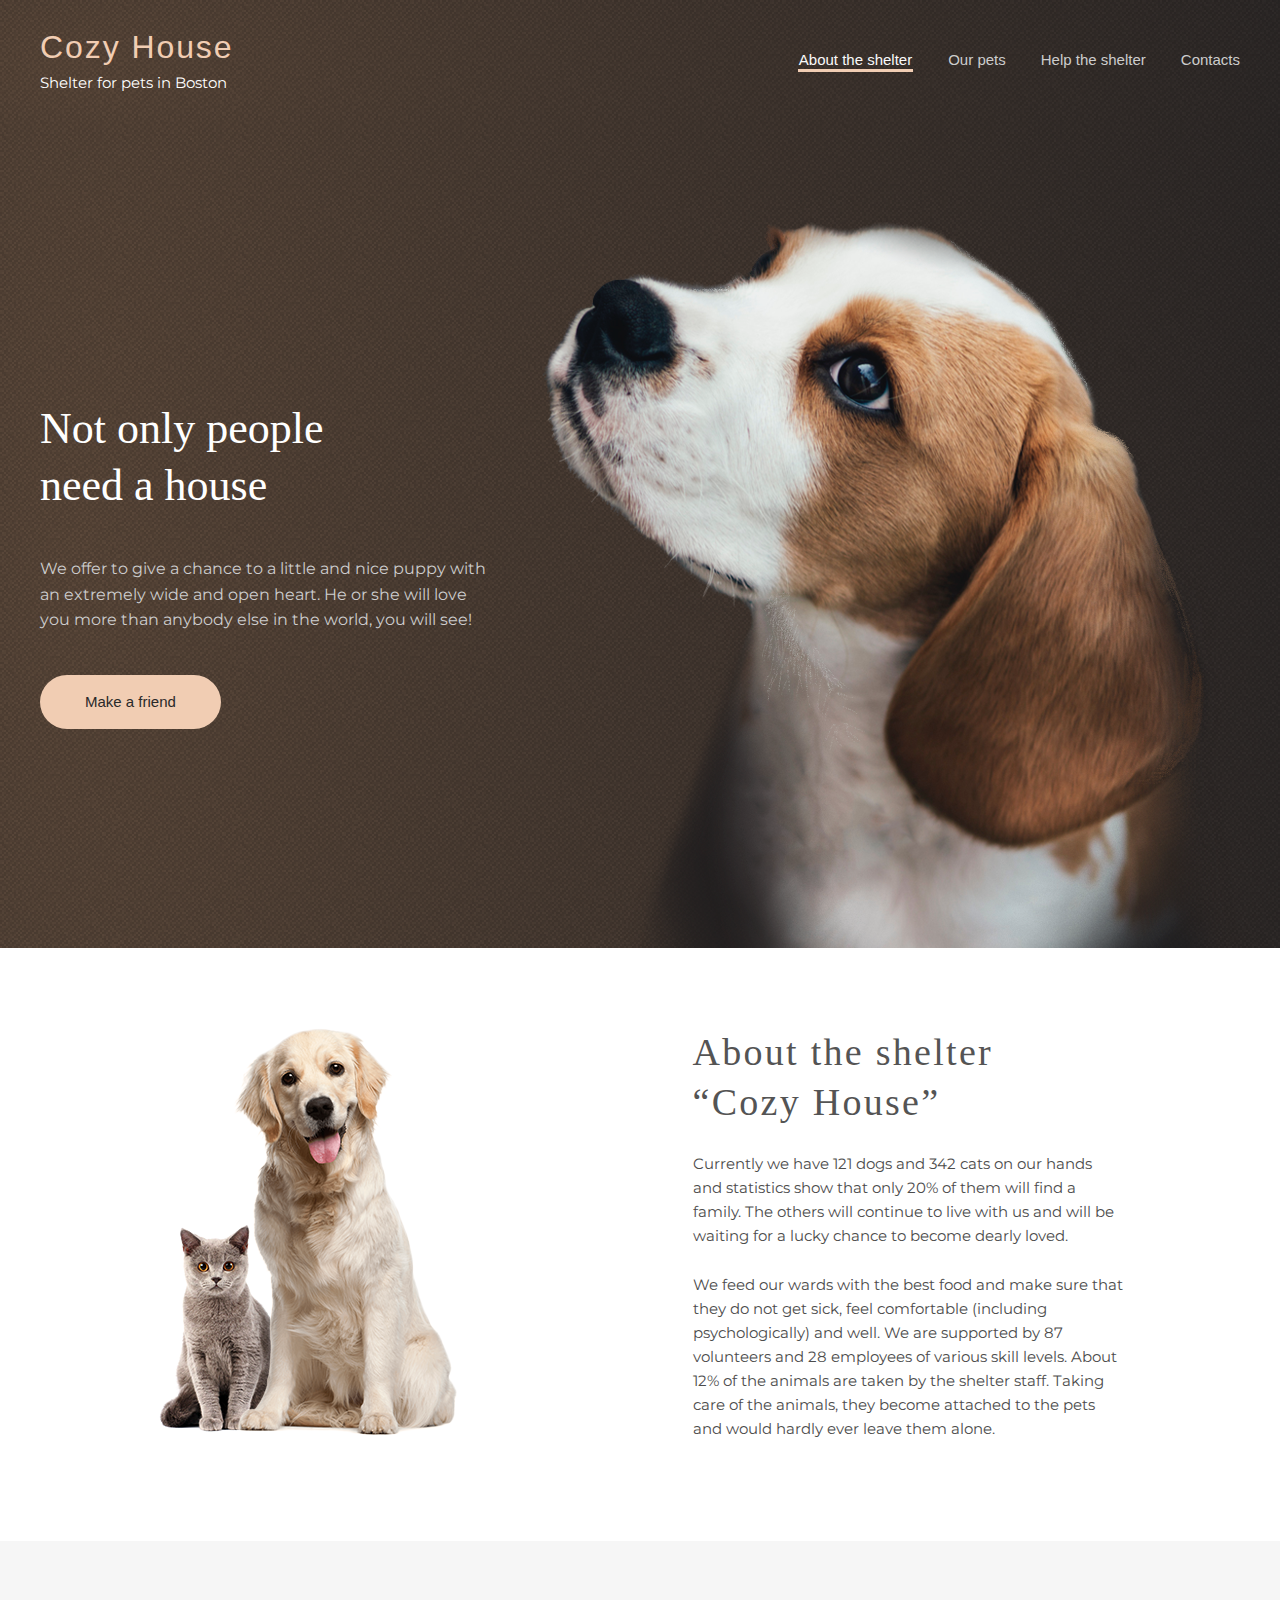
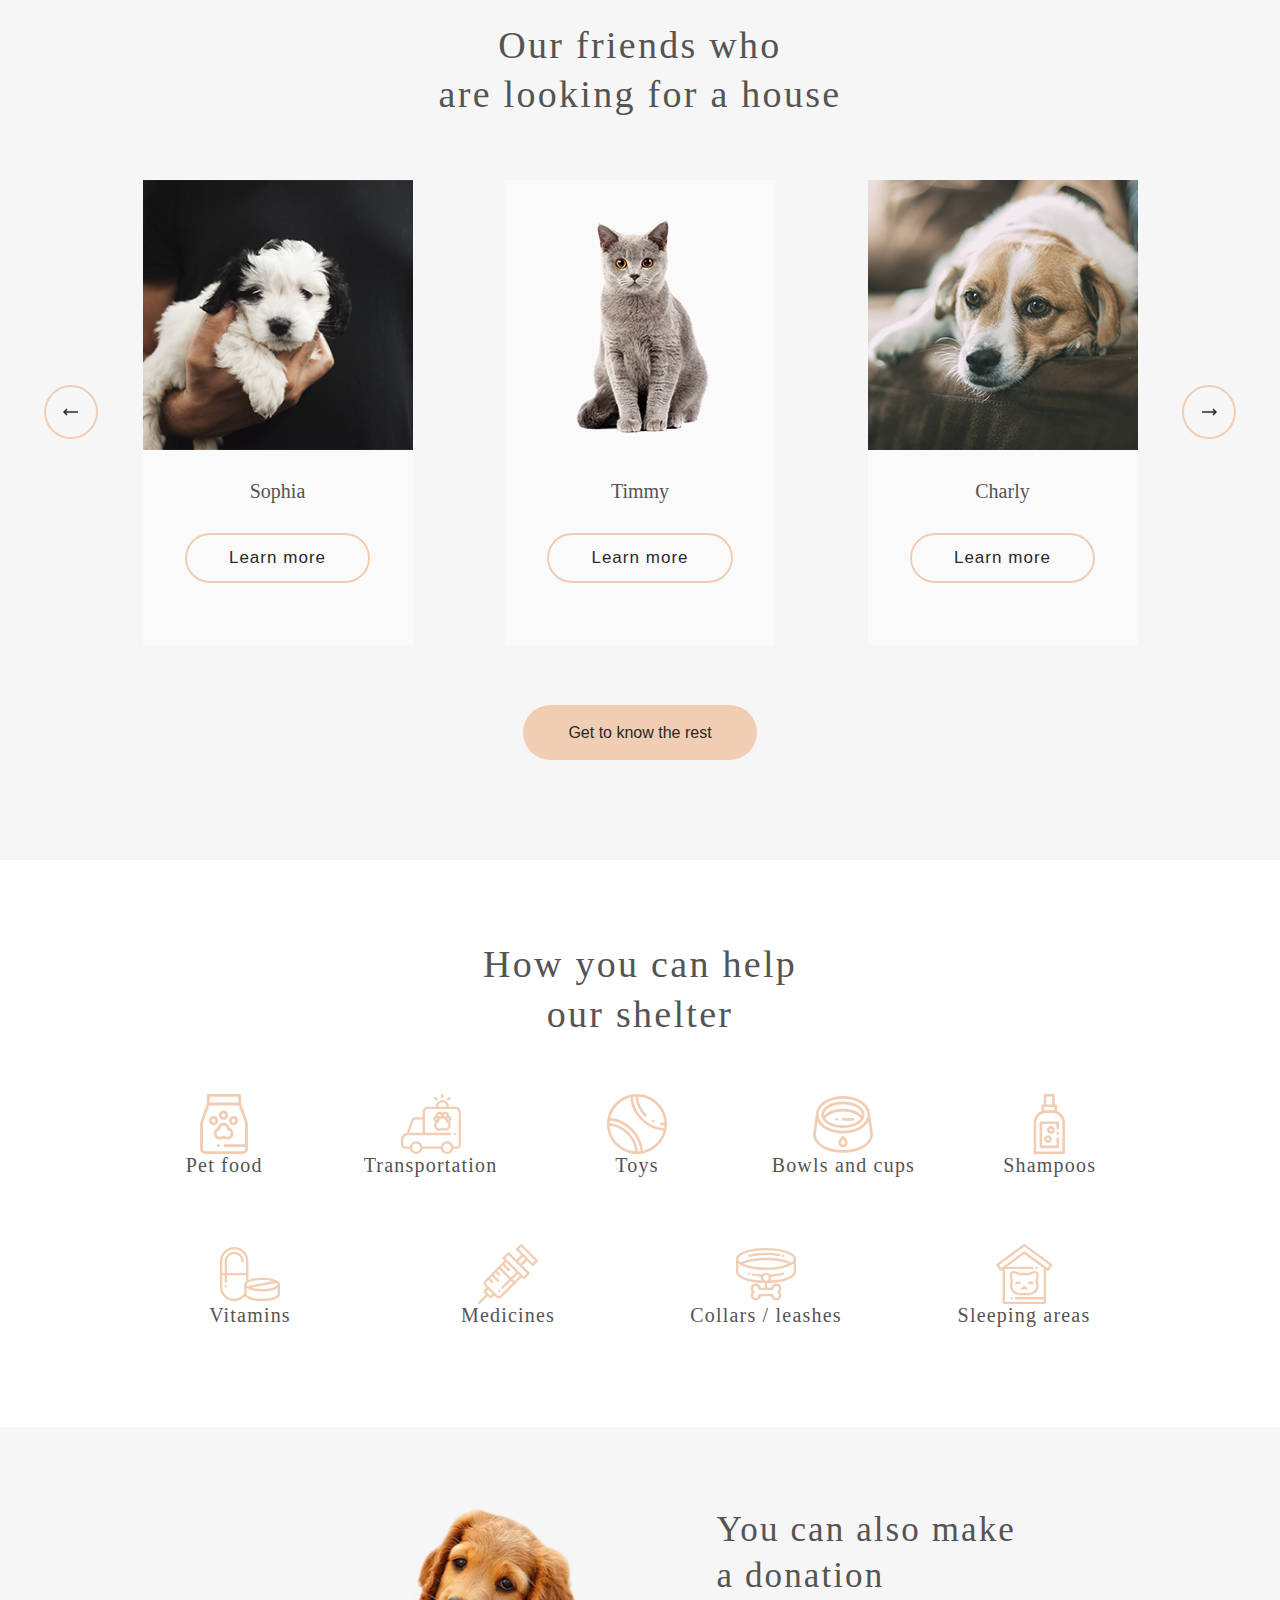
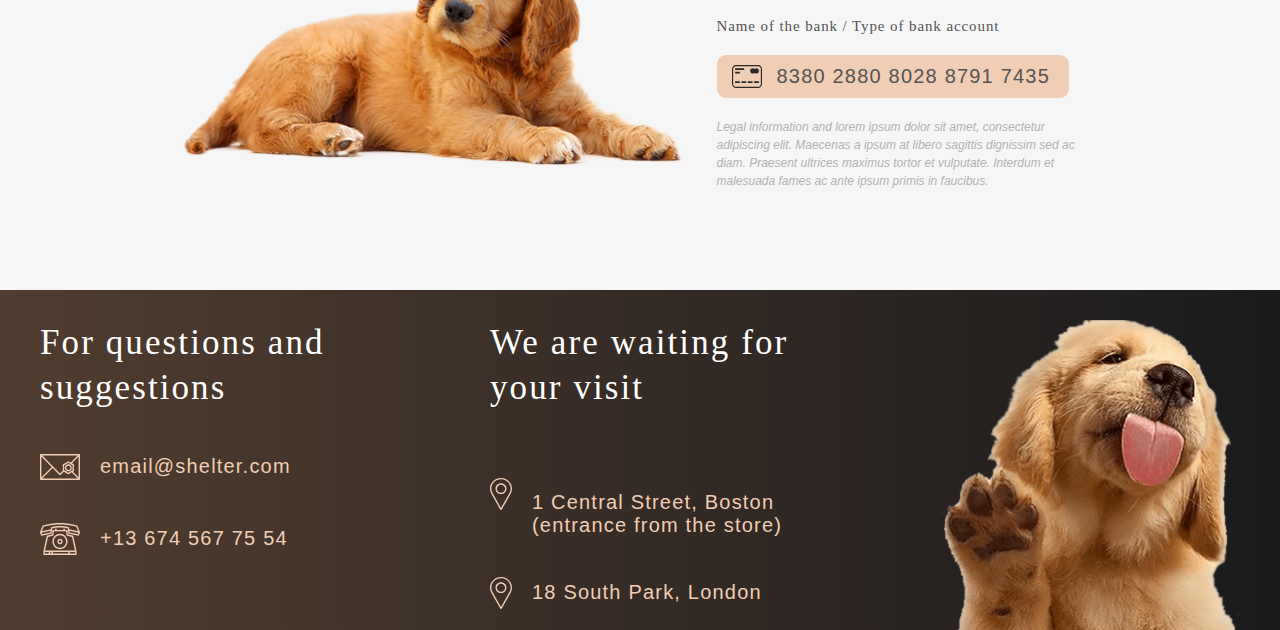
<file: shelter/index.html>
<!DOCTYPE html>
<html lang="en">
<head>
    <meta charset="UTF-8">
    <meta name="viewport" content="width=device-width, initial-scale=1.0">
    <link href="style.css" rel="stylesheet">
    <link rel="preconnect" href="https://fonts.googleapis.com">
    <link rel="preconnect" href="https://fonts.gstatic.com" crossorigin>
    <link href="https://fonts.googleapis.com/css2?family=Montserrat:ital,wght@0,100..900;1,100..900&family=Noto+Sans+Georgian&display=swap" rel="stylesheet">
    <link rel="icon" href="images/apple-touch-icon.png" type="image/x-icon">
    <title>Shelter</title>
</head>
<body>
    <div class="body-wraper">
        <header>
            <div class="header">
                <div class="header__main">
                    <div class="logo">
                        <a href="#logo" class="logo__title">Cozy House</a>
                        <p class="logo__subtitle">Shelter for pets in Boston</p>
                    </div>
                    <nav class="navbar" id="menu">
                        <ul>
                            <li><span class="underline"><a href="">About the shelter</a></span></li>
                            <li><span><a href="pets.html" target="_self" class="interactive-menu">Our pets</a></span></li>
                            <li><span><a href="#help" class="interactive-menu">Help the shelter</a></span></li>
                            <li><span><a href="#footer" class="interactive-menu">Contacts</a></span></li>
                        </ul>
                    </nav>
                    <button class="header__burger-btn close-menu" id="burger">
                        <span></span>
                        <span></span>
                        <span></span>
                    </button>
                </div>
            </div>
        </header>
        <main class="main">
            <section class="main__not-only">
                <div class="not-only__block">
                    <div class="not-only__description">
                        <h1>Not only people need a house</h1>
                        <p>We offer to give a chance to a little and nice puppy with an extremely wide and open heart. He or she will love you more than anybody else in the world, you will see!</p>
                        <a href="#make-friend" class="btn__make-friend">Make a friend</a>
                    </div>
                    <div class="not-only__pic">
                        <img class="first-screen-photo" src="images/start-screen-puppy.png" alt="pet">
                    </div>
                </div>
            </section>
            <section class="main__about">
                <div class="about__block">
                    <div class="about__pic">
                        <img class="about__pets-photo" src="images/about-pets.png" alt="pets">
                    </div>
                    <div class="about_description">
                        <h2>About the shelter “Cozy House”</h2>
                        <p>Currently we have 121 dogs and 342 cats on our hands and statistics show that only 20% of them will find a family. The others will continue to live with us and will be waiting for a lucky chance to become dearly loved.</p>
                        <p>We feed our wards with the best food and make sure that they do not get sick, feel comfortable (including psychologically) and well. We are supported by 87 volunteers and 28 employees of various skill levels. About 12% of the animals are taken by the shelter staff. Taking care of the animals, they become attached to the pets and would hardly ever leave them alone.</p>
                    </div>
                </div>
            </section>
            <section class="main__our-friends">
                <div class="wrapper">
                    <div class="our-friends__content">
                        <h2 class="our-friends__heading">Our friends who
                            <br> are looking for a house</h2>
                        <div class="our-friends__slider-container">
                            <div class="slider">
                                <div class="slider-arrow">
                                    <img class="prev" src="svg/next-arrow.svg" alt="prev arrow">
                                </div>
                                <div class="slider__container">
                                    <ul class="slider__cards">
                                        <li class="slider__card">
                                            <img class="slider__card__pic" src="images/pet-1.png" alt="pet">
                                            <p>Katrine</p>
                                            <button>Learn more</button>
                                        </li>
                                        <li class="slider__card">
                                            <img class="slider__card__pic" src="images/pet-2.png" alt="pet">
                                            <p>Jennifer</p>
                                            <button>Learn more</button>
                                        </li>
                                        <li class="slider__card">
                                            <img class="slider__card__pic" src="images/pet-3.png" alt="pet">
                                            <p>Woody</p>
                                            <button>Learn more</button>
                                        </li>
                                        <li class="slider__card">
                                            <img class="slider__card__pic" src="images/pet-4.png" alt="pet">
                                            <p>Sophia</p>
                                            <button>Learn more</button>
                                        </li>
                                        <li class="slider__card">
                                            <img class="slider__card__pic" src="images/pet-5.png" alt="pet">
                                            <p>Timmy</p>
                                            <button>Learn more</button>
                                        </li>
                                        <li class="slider__card">
                                            <img class="slider__card__pic" src="images/pet-6.png" alt="pet">
                                            <p>Charly</p>
                                            <button>Learn more</button>
                                        </li>
                                        <li class="slider__card">
                                            <img class="slider__card__pic" src="images/pet-7.png" alt="pet">
                                            <p>Scarlett</p>
                                            <button>Learn more</button>
                                        </li>
                                        <li class="slider__card">
                                            <img class="slider__card__pic" src="images/pet-8.png" alt="pet">
                                            <p>Freddie</p>
                                            <button>Learn more</button>
                                        </li>
                                    </ul>
                                </div>
                            <div class="slider-arrow">
                                <img class="next" src="svg/next-arrow.svg" alt="next arrow">
                            </div>
                            <div class="slider-arrow_mobile">
                                <div class="arrow_mobile-prev">
                                    <img class="arrow_prev" src="svg/next-arrow.svg" alt="prev arrow">
                                </div>
                                <div class="arrow_mobile-next">
                                    <img class="arrow_next" src="svg/next-arrow.svg" alt="next arrow">
                                </div>
                            </div>
                            </div>
                        </div>
                        <a class="btn__slider-card" href="pets.html" target="_self">Get to know the rest</a>
                    </div>
                </div>
            </section>
            <section class="main__help" id="help">
                <div class="help__block">
                    <h2>How you can help our shelter</h2>
                    <div class="help__container">
                        <div class="help__items">
                            <div class="help-list">
                                <img class="help__icon" src="svg/Vectorpet-food.svg" alt="icon">
                                <p>Pet food</p>
                            </div>
                            <div class="help-list">
                                <img class="help__icon" src="svg/transportation.svg" alt="icon">
                                <p>Transportation</p>
                            </div>
                            <div class="help-list">
                                <img class="help__icon" src="svg/icon-toys.svg" alt="icon">
                                <p>Toys</p>
                            </div>
                            <div class="help-list">
                                <img class="help__icon" src="svg/icon-bowls-and-cups.svg" alt="icon">
                                <p>Bowls and cups</p>
                            </div>
                            <div class="help-list">
                                <img class="help__icon" src="svg/icon-shampoos.svg" alt="icon">
                                <p>Shampoos</p>
                            </div>
                            <div class="help-list">
                                <img class="help__icon" src="svg/icon-vitamins.svg" alt="icon">
                                <p>Vitamins</p>
                            </div>
                            <div class="help-list">
                                <img class="help__icon" src="svg/icon-medicines.svg" alt="icon">
                                <p>Medicines</p>
                            </div>
                            <div class="help-list">
                                <img class="help__icon" src="svg/icon-collars-leashes.svg" alt="icon">
                                <p>Collars / leashes</p>
                            </div>
                            <div class="help-list">
                                <img class="help__icon" src="svg/icon-sleeping-area.svg" alt="icon">
                                <p>Sleeping areas</p>
                            </div>
                        </div>
                    </div>
                </div>
            </section>
            <section class="main__in-addition">
                <div class="in-addition__block">
                    <img class="donation-dog-img" src="images/donation-dog.png" alt="pet">
                    <div class="in-addition__description">
                        <h2>You can also make a donation</h2>
                        <p class="bank-info">Name of the bank / Type of bank account</p>
                        <div class="credit-card-info">
                            <img src="svg/credit-card.svg" alt="icon">
                            <a href="#credit-card" class="credit-card">8380 2880 8028 8791 7435</a>
                        </div>
                        <p class="additional-info">Legal information and lorem ipsum dolor sit amet, consectetur adipiscing elit. Maecenas a ipsum at libero sagittis dignissim sed ac diam. Praesent ultrices maximus tortor et vulputate. Interdum et malesuada fames ac ante ipsum primis in faucibus.</p>
                    </div>
                </div>
            </section>
        </main>
        <footer class="footer" id="footer">
            <div class="footer__pets">
                <div class="footer__contacts">
                    <h2 class="footer__title">For questions and suggestions</h2>
                    <div class="contacts">
                        <img class="contacts-icon" src="svg/icon-email.svg" alt="icon">
                        <a href="mailto:info@google.com">email@shelter.com</a>
                    </div>
                    <div class="contacts">
                        <img class="contacts-icon" src="svg/icon-phone.svg" alt="icon">
                        <a href="tel:+13674-567-75-54">+13 674 567 75 54</a>
                    </div>
                </div>
                <div class="footer__address">
                    <h2 class="footer__title">We are waiting for your visit</h2>
                    <div class="address">
                        <img class="address-icon" src="svg/icon-marker.svg" alt="icon">
                        <a class="address" href="https://www.google.com/maps/place/%D0%91%D0%BE%D1%81%D1%82%D0%BE%D0%BD,+%D0%9C%D0%B0%D1%81%D1%81%D0%B0%D1%87%D1%83%D1%81%D0%B5%D1%82%D1%81,+%D0%A1%D0%A8%D0%90/@42.314232,-71.1350937,11z/data=!3m1!4b1!4m6!3m5!1s0x89e3652d0d3d311b:0x787cbf240162e8a0!8m2!3d42.3600825!4d-71.0588801!16zL20vMDFjeF8?entry=ttu" target="_blank">1 Central Street, Boston (entrance from the store)</a>
                    </div>
                    <div class="address">
                        <img class="address-icon" src="svg/icon-marker.svg" alt="icon">
                        <a href="https://www.google.com/maps/place/%D0%9F%D0%B0%D1%80%D0%BA+%D0%AE%D0%B3/@51.4318865,-0.0739659,11.07z/data=!4m6!3m5!1s0x48760f79376fa0e3:0x202ac3af5c1ea4ec!8m2!3d51.4690816!4d-0.1944951!16s%2Fm%2F0cc6kk9?entry=ttu" target="_blank">18 South Park, London</a>
                    </div>
                </div>
                <img class="footer__img" src="images/footer-puppy.png" alt="pet">
            </div>
        </footer>
    </div>
    <script type="module" src="index.js"></script>
</body>
</html>
</file>
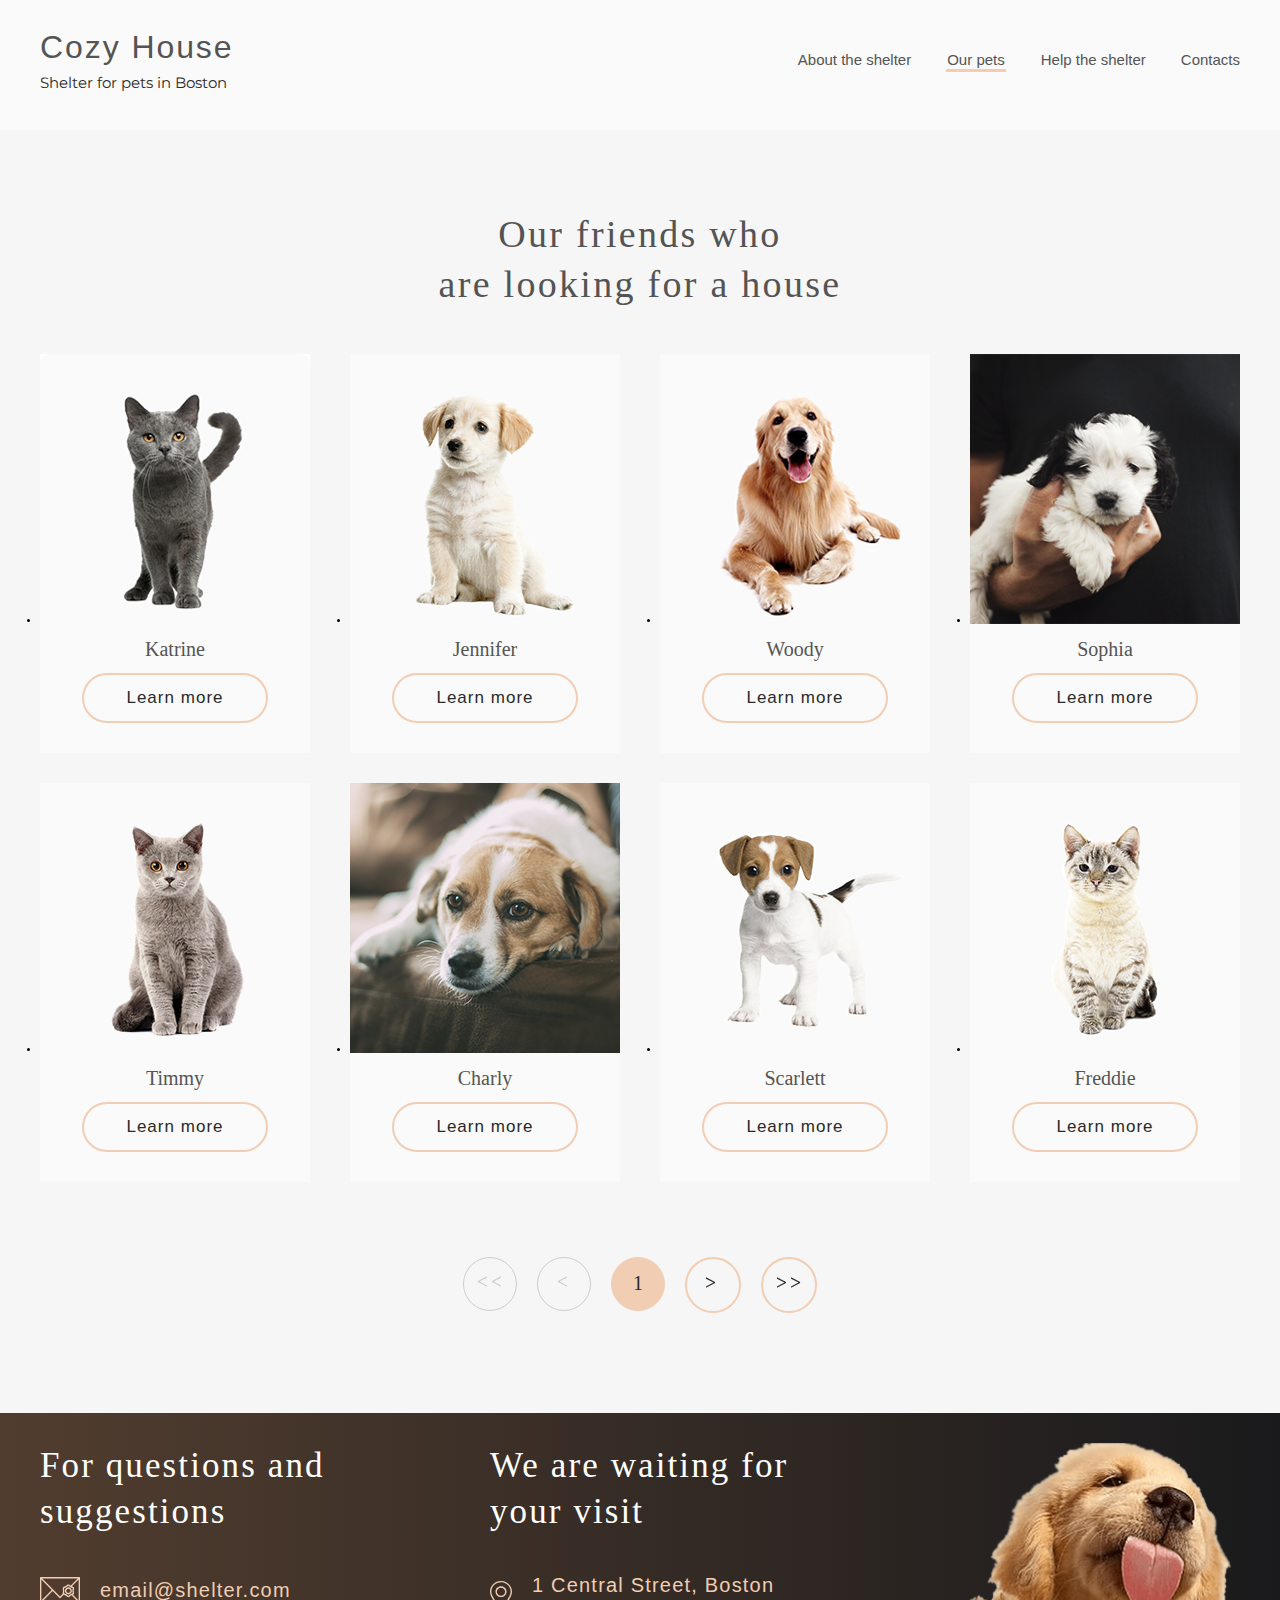
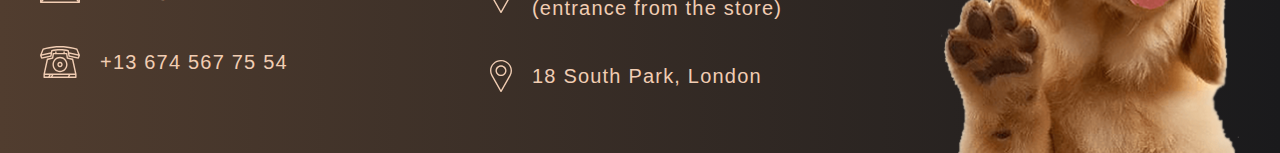
<file: shelter/pets.html>
<!DOCTYPE html>
<html lang="en">
<head>
    <meta charset="UTF-8">
    <meta name="viewport" content="width=device-width, initial-scale=1.0">
    <link href="style.css" rel="stylesheet">
    <link rel="preconnect" href="https://fonts.googleapis.com">
    <link rel="preconnect" href="https://fonts.gstatic.com" crossorigin>
    <link href="https://fonts.googleapis.com/css2?family=Montserrat:ital,wght@0,100..900;1,100..900&family=Noto+Sans+Georgian&display=swap" rel="stylesheet">
    <link rel="icon" href="images/apple-touch-icon.png" type="image/x-icon">
    <title>Pets</title>
</head>
<body>
    <div class="body-wraper">
        <header>
            <div class="header__pets">
                <div class="header__pets-page">
                    <div class="logo">
                        <a href="index.html">
                            <h1 class="logo__title logo__pets-page">Cozy House</h1>
                            <p class="logo__subtitle_pets-page">Shelter for pets in Boston</p>
                        </a>
                    </div>
                    <nav class="navbar pet-page" id="menu">
                        <ul>
                            <li><span><a href="index.html" target="_self" class="interactive-menu">About the shelter</a></span></li>
                            <li><span class="underline"><a class="interactive-menu">Our pets</a></span></li>
                            <li><span><a href="index.html#help" class="interactive-menu">Help the shelter</a></span></li>
                            <li><span><a href="#footer" class="interactive-menu">Contacts</a></span></li>
                        </ul>
                    </nav>
                    <button class="header__burger-btn" id="burger">
                        <span></span>
                        <span></span>
                        <span></span>
                    </button>
                </div>
            </div>
        </header>
        <main>
            <section class="main__our-friends main__our-friends__pets-page">
                <div class="wrapper">
                    <div class="our-friends__content_pet-page">
                        <h2 class="our-friends__heading">Our friends who
                            <br> are looking for a house</h2>
                        <div class="our-friends__slider-container_pet-page">
                            <ul class="slider__card_pet-page">
                                <li class="slider__card">
                                    <img class="slider__card__pic" src="images/pet-1.png" alt="pet">
                                    <p>Katrine</p>
                                    <button>Learn more</button>
                                </li>
                                <li class="slider__card">
                                    <img class="slider__card__pic" src="images/pet-2.png" alt="pet">
                                    <p>Jennifer</p>
                                    <button>Learn more</button>
                                </li>
                                <li class="slider__card">
                                    <img class="slider__card__pic" src="images/pet-3.png" alt="pet">
                                    <p>Woody</p>
                                    <button>Learn more</button>
                                </li>
                                <li class="slider__card">
                                    <img class="slider__card__pic" src="images/pet-4.png" alt="pet">
                                    <p>Sophia</p>
                                    <button>Learn more</button>
                                </li>
                                <li class="slider__card">
                                    <img class="slider__card__pic" src="images/pet-5.png" alt="pet">
                                    <p>Timmy</p>
                                    <button>Learn more</button>
                                </li>
                                <li class="slider__card">
                                    <img class="slider__card__pic" src="images/pet-6.png" alt="pet">
                                    <p>Charly</p>
                                    <button>Learn more</button>
                                </li>
                                <li class="slider__card">
                                    <img class="slider__card__pic" src="images/pet-7.png" alt="pet">
                                    <p>Scarlett</p>
                                    <button>Learn more</button>
                                </li>
                                <li class="slider__card">
                                    <img class="slider__card__pic" src="images/pet-8.png" alt="pet">
                                    <p>Freddie</p>
                                    <button>Learn more</button>
                                </li>
                            </ul>    
                        </div>
                        <div class="pagination_pet-page">
                            <div class="btn_double-left-arrow">
                                <img src="svg/double-left-arrow.svg" alt="arrow-left">
                            </div>
                            <div class="btn_single-left-arrow">
                                <img src="svg/single-left-arrow.svg" alt="arrow-left">
                            </div>
                            <div class="btn_page-number">
                                <p>1</p>
                            </div>
                            <div class="btn_single-right-arrow">
                                <img src="svg/single-right-arrow.svg" alt="arrow-right">
                            </div>
                            <div class="btn_double-right-arrow">
                                <img src="svg/double-right-arrow.svg" alt="arrow-right">
                            </div>
                        </div>
                    </div>
                </div>
            </section>
        </main>
        <footer class="footer footer__pets_page" id="footer">
            <div class="footer__pets">
                <div class="footer__contacts">
                    <h2 class="footer__title">For questions and suggestions</h2>
                    <div class="contacts">
                        <img class="contacts-icon" src="svg/icon-email.svg" alt="icon">
                        <a href="mailto:info@google.com">email@shelter.com</a>
                    </div>
                    <div class="contacts">
                        <img class="contacts-icon" src="svg/icon-phone.svg" alt="icon">
                        <a>+13 674 567 75 54</a>
                    </div>
                </div>
                <div class="footer__address">
                    <h2 class="footer__title">We are waiting for your visit</h2>
                    <div class="address">
                        <img class="address-icon" src="svg/icon-marker.svg" alt="icon">
                        <a href="https://www.google.com/maps/place/%D0%91%D0%BE%D1%81%D1%82%D0%BE%D0%BD,+%D0%9C%D0%B0%D1%81%D1%81%D0%B0%D1%87%D1%83%D1%81%D0%B5%D1%82%D1%81,+%D0%A1%D0%A8%D0%90/@42.314232,-71.1350937,11z/data=!3m1!4b1!4m6!3m5!1s0x89e3652d0d3d311b:0x787cbf240162e8a0!8m2!3d42.3600825!4d-71.0588801!16zL20vMDFjeF8?entry=ttu" target="_blank">1 Central Street, Boston (entrance from the store)</a>
                    </div>
                    <div class="address">
                        <img class="address-icon" src="svg/icon-marker.svg" alt="icon">
                        <a href="https://www.google.com/maps/place/%D0%9F%D0%B0%D1%80%D0%BA+%D0%AE%D0%B3/@51.4318865,-0.0739659,11.07z/data=!4m6!3m5!1s0x48760f79376fa0e3:0x202ac3af5c1ea4ec!8m2!3d51.4690816!4d-0.1944951!16s%2Fm%2F0cc6kk9?entry=ttu" target="_blank">18 South Park, London</a>
                    </div>
                </div>
                <img class="footer__img" src="images/footer-puppy.png" alt="pet">
            </div>
        </footer>
    </div>
    <script type="module" src="index.js"></script>
</body>
</html>
</file>
<file: shelter/style.css>
:root {
    --primary: #F1CDB3;
    --primary-light: #FDDCC4;
    --light-s: #FAFAFA;
    --light-l: #F6F6F6;
    --light-xl: #FFFFFF;
    --dark-s: #CDCDCD;
    --dark-m: #B2B2B2;
    --dark-l: #545454;
    --dark-xl: #4C4C4C;
    --dark-2xl: #444444;
    --dark-3xl: #292929;
}

html {
    scroll-behavior: smooth;
    font-family: 'Georgia';
    font-size: 10px;
}

body, h1, h2, p, ul, li {
    font-style: normal;
    font-weight: 400;
    margin: 0;
    padding: 0;
}

.no-scroll {
    overflow: hidden;
}

.body-wraper {
    overflow: hidden;
    width: 100%;
    position: relative;
}

/* HEADER */

.header {
    background: url(/shelter/images/screen-gradient.png), 
    radial-gradient(110.67% 538.64% at 5.73% 50%, #5B483A 0%, #262425 100%), #211F20;
}

.header__pets {
    background-color: var(--light-s);
}

.header__main,
.header__pets-page {  
    display: flex;
    align-items: center;
    max-width: 1280px;
    padding: 30px 40px 40px 40px;
    justify-content: space-between;
    margin: 0 auto;
}

.logo__title {
    font-size: 3.2rem;
    line-height: 110%;
    letter-spacing: 0.06em;
}

.logo__title {
    color: var(--primary);
}

h1.logo__pets-page {
    color: var(--dark-l);
}

.logo__subtitle,  
.logo__subtitle_pets-page {
    font-family: 'Montserrat', sans-serif;
    font-size: 1.5rem;
    line-height: 15px;
    color: var(--light-xl);
    padding-top: 10px;
}

.logo__subtitle_pets-page {
    color: var(--dark-3xl);
}

.navbar ul {
    display: flex;
    list-style-type: none;
}

.navbar ul li {
    padding-left: 35px;
}

.pet-page ul li a {
    font-family: 'Arial';
    font-size: 1.5rem;
    line-height: 160%;
    color: var(--dark-l);
}

a {
    font-size: 1.5rem;
    text-decoration: none;
    color: var(--dark-s);
    font-family: 'Arial';
    line-height: 160%;
}

.underline a {
    color: var(--light-s);
    padding: 1px;
    border-bottom: 3px solid var(--primary);
}

ul li a:hover {
    color: var(--light-s);
    border-bottom: 3px solid #F1CDB3;
}

ul li a.pets-page:hover,
.interactive-menu:hover {
    cursor: pointer;
    color: var(--dark-l);
    border-bottom: none;
}

/* BURGER MENU + ANIMATION */

.header__burger-btn {
    display: none;
    position: relative;
    width: 40px;
    height: 40px;
    border: none;
    outline: none;
    z-index: 2;
    background-color: transparent;
    cursor: pointer;
}

.header__burger-btn:hover span {
    background-color: var(--dark-s);
}

.header__burger-btn span {
    display: block;
    position: absolute;
    width: 30px;
    height: 3px;
    left: 5px;
    background-color: var(--primary);
    transition: background-color .5s, opacity .2s, transform .5s;
    will-change: transform;
}

.header__burger-btn span:nth-child(1) {
    transform: translateY(-10px);
}

.header__burger-btn span:nth-child(3) {
    transform: translateY(10px);
}

/* Vertical */
header.open .header__burger-btn span:nth-child(1) {
    transform: translateX(-10px) rotate(90deg);
}

header.open .header__burger-btn span:nth-child(2) {
    transform: rotate(90deg)
}

header.open .header__burger-btn span:nth-child(3) {
    transform: translateX(10px) rotate(90deg);
}

/* MAIN */

h2 {
    font-size: 3.8rem;
    line-height: 130%;
    color: var(--dark-l);
    letter-spacing: 0.06em;
}

/* SECTION NOT ONLY */

.main__not-only {
    padding: 90px 40px 0 40px;
    background: url(/shelter/images/screen-gradient.png), 
    radial-gradient(110.67% 538.64% at 5.73% 50%, #5B483A 0%, #262425 100%), #211F20; 
}

.about__block,
.not-only__block {
    display: flex;
    flex-wrap: wrap;
    justify-content: space-between;
    max-width: 1260px;
    margin: 0 auto;
}

.not-only__description {
    display: flex;
    flex-direction: column;
    justify-content: center;
    align-items: start;
    max-width: 460px;
    padding: 0 0 40px 0;
}

h1 {
    font-size: 4.4rem;
    line-height: 130%;
    color: var(--light-xl);
    max-width: 310px;
}

.not-only__description p {
    font-family: 'Montserrat', sans-serif;
    font-size: 1.6rem;
    line-height: 160%;
    color: var(--dark-s);
    padding: 42px 0;
    max-width: 460px;
}

.btn__make-friend {
    padding: 15px 45px;
    color: var(--dark-3xl);
    background-color: var(--primary);
    border-radius: 100px;
    border: none;
    cursor: pointer;
    transition: all 1s ease;
}

.btn__make-friend:hover {
    background-color: var(--light-l);
}

.not-only__pic {
    display: flex;
    max-width: 698px;
    max-height: 728px;
}

.first-screen-photo {
    max-width: 100%;
    height: auto;
}

/* SECTION MAIN ABOUT */

.main__about {
    padding: 80px 40px 100px 40px;
}

.about__block {
    justify-content: space-around;
}

.about__pets-photo {
    width: 300px;
    height: 408px;
}

.about_description {
    max-width: 430px;
}

.about_description h2 {
    padding-right: 60px;
}

.about_description p {
    font-family: 'Montserrat', sans-serif;
    font-size: 1.5rem;
    line-height: 160%;
    color: var(--dark-xl);
    padding-top: 25px;
} 

/* SECTION MAIN OUR FRIENDS */

.main__our-friends {
    background-color: var(--light-l);
    padding: 80px 0 100px;
    position: relative;
}

.main__our-friends__pets-page {
    padding: 80px 40px 100px;
}

.wrapper {
    max-width: 1200px;
    margin: 0 auto;
}

.our-friends__content {
    display: flex;
    flex-direction: column;
    gap: 60px;
    align-items: center;
}

.our-friends__heading {
    font-size: 3.8rem;
    text-align: center;
    color: var(--dark-l);
    margin: 0 auto;
}

.slider {
    display: flex;
    gap: 42px;
    align-items: center;
}

.slider-arrow {
    border: 2px solid var(--primary);
    border-radius: 50%;
    width: 50px;
    height: 50px;
    transition: all 2s ease;
}

.slider-arrow:hover {
    transform: scale(1.2);
    background-color: var(--primary);
}

.slider-arrow_mobile {
    display: none;
}

.slider-arrow .prev,
.slider-arrow .next {
    position: relative;
    top: 15px;
    left: 15px;
    cursor: pointer;
}

.slider-arrow .prev {
    transform: rotate(180deg);
}

.slider__container {
    width: 1000px;
    overflow: hidden;
}

.slider ul.slider__cards {
    display: block;
    width: 9999px;
    margin: 0;
    padding: 0;
    margin-left: -1085px;
}

ul.slider__cards {
    list-style: none;
}

.slider li.slider__card {
    display: inline-flex;
    width: 270px;
    height: 435px;
    margin-left: 0;
    margin-right: 90px;
}

.slider__card {
    flex-direction: column;
    align-items: center;
    gap: 30px;
    background-color: var(--light-s);
    padding-bottom: 30px;
    cursor: pointer;
    transition: all 1s ease;
}

.slider__card:hover {
   box-shadow: 4px -4px 20px rgb(84, 84, 84, 0.2);
}

img.slider__card__pic {
    width: 270px;
}

.slider__card p {
    font-size: 2rem;
    font-style: normal;
    color: var(--dark-l);
}

.slider__card button {
    font-style: normal;
    font-size: 1.7rem;
    line-height: 130%;
    letter-spacing: 0.06em;
    color: var(--dark-3xl);
    padding: 12px 42px;
    background-color: transparent;
    border: 2px solid var(--primary);
    border-radius: 100px;
    cursor: pointer;
    transition: all 2s ease;
}

.slider__card button:hover {
    background-color: var(--primary);
}

a {
    text-decoration: none;
}

.btn__slider-card {
    padding: 15px 45px;
    color: var(--dark-3xl);
    background-color: var(--primary);
    border-radius: 100px;
    border: none;
    display: block;
    margin: 0 auto;
    font-size: 1.6rem;
    transition: all 0.2s ease;
}

.btn__slider-card:hover {
    box-shadow: 4px 4px 6px rgb(84, 84, 84, 0.2);
}

/* SECTION MAIN HELP */

.main__help {
    padding: 80px 40px 100px 40px;
}

.help__block {
    display: flex;
    flex-direction: column;
    max-width: 1280px;
    margin: 0 auto;
 }

.help__block h2 {
    max-width: 379px;
    text-align: center;
    margin: 0 auto;
}

.help__container {
    display: flex;
    flex-direction: column;
}

.help__items {
    display: flex;
    padding: 0px 87px;
    gap: 12px;
    max-width: 1020px;
    flex-wrap: wrap;
    justify-content: space-around;
}

.help-list {
    width: 170px;
    padding-top: 55px;
    display: flex;
    flex-direction: column;
    align-items: center;
    font-size: 2rem;
    line-height: 115%;
    text-align: center;
    letter-spacing: 0.06em;
    color: var(--dark-l);
}

.help-list:nth-child(4n+5) {
    padding-right: 0px;
}


/* SECTION MAIN IN ADDITION */

.main__in-addition {
    padding: 80px 182px 100px 182px;
    background-color: var(--light-l);
}

.in-addition__block {
    display: flex;
    justify-content: space-around;
    max-width: 1280px;
    margin: 0 auto;
}

.donation-dog-img {
    width: 500px;
    height: 260px;
    padding-right: 30px;
}

.in-addition__description {
    max-width: 380px;
}

.in-addition__description h2 {
    font-size: 3.5rem;
    max-width: 300px;
}

.bank-info {
    padding: 20px 0;
    font-size: 1.5rem;
    line-height: 110%;
    letter-spacing: 0.06em;
    color: var(--dark-l);
}

.credit-card-info {
    display: flex;
    background-color: var(--primary);
    padding: 10px 15px;
    border-radius: 9px;
    max-width: 322px;
}

.credit-card-info img {
    padding-right: 15px;
}

.credit-card {
    font-size: 2rem;
    line-height: 110%;
    letter-spacing: 0.06em;
    color: var(--dark-l);
}

.additional-info {
    font-family: 'Arial';
    font-style: italic;
    font-size: 1.2rem;
    line-height: 18px;
    color: var(--dark-m);
    padding-top: 20px;
}

/* FOOTER */

.footer {
    display: flex;
    flex-wrap: wrap;
    justify-content: space-between;
    align-items: center;
    padding: 30px 40px 0 40px;
    background-image: linear-gradient(to right, #513D2F, #1A1A1C);
}

.footer__pets {
    display: flex;
    justify-content: space-between;
    width: 1280px;
    margin: 0 auto;
}

.footer__contacts,
.footer__address {
    max-width: 300px;
}

.footer__title {
    font-size: 3.5rem;
    line-height: 130%;
    letter-spacing: 0.06em;
    color: var(--light-xl);
}

.contacts,
.address {
    display: flex;
    align-items: center;
    padding-top: 40px;
}

.address-icon,
.contacts-icon {
    padding-right: 20px;
}

.contacts a,
.address a {
    font-size: 2rem;
    line-height: 115%;
    letter-spacing: 0.06em;
    color: var(--primary);
}

/* PETS PAGE "OUR FRIENDS BLOCK" */

.our-friends__content_pet-page {
    display: flex;
    flex-direction: column;
    gap: 45px;
}

.slider__card_pet-page {
    display: flex;
    flex-wrap: wrap;
    justify-content: space-between;
}

.slider__card_pet-page .slider__card {
   text-align: center;
   margin-bottom: 30px;
}

.slider__card_pet-page .slider__card p {
    padding: 12px 0;
}

/* pagination */

.pagination_pet-page {
    display: flex;
    justify-content: center;
    max-width: 1280px;
    margin: 0 auto;
}

.btn_single-left-arrow,
.btn_single-right-arrow,
.btn_double-left-arrow, 
.btn_double-right-arrow {
    width: 52px;
    height: 52px;
    border: 1px solid var(--dark-s);
    border-radius: 100%;
    margin-right: 20px;
}

.btn_page-number {
    width: 52px;
    height: 52px;
    background-color: var(--primary);
    border: 1px solid var(--primary);
    border-radius: 100%;
    margin-right: 20px;
}

.btn_page-number p {
    position: relative;
    top: 14px;
    left: 21px;
    font-size: 2rem;
    line-height: 115%;
    letter-spacing: 0.06em;
    color: var(--dark-3xl);
}

.btn_single-right-arrow,
.btn_double-right-arrow {
    border: 2px solid var(--primary);
}

.btn_single-right-arrow:hover {
    background-color: var(--primary-light);
}

.btn_single-left-arrow img,
.btn_single-right-arrow img {
    position: relative;
    top: 18px;
    left: 19px;
}

.btn_double-left-arrow img, 
.btn_double-right-arrow img {
    position: relative;
    top: 18px;
    left: 13px;
}

.btn_double-right-arrow {
    margin-right: 0;
}


/* RESPONSIVE DESIGN */

@media (max-width: 1200px) {

    /* our-friends */

    .slider__container {
        width: 900px;
    }

    .slider ul.slider__cards {
        margin-left: -290px;
    }

    .slider li.slider__card {
        margin-right: 30px;
        
    }

    /* donation section */

    .main__in-addition {
        padding: 80px 40px 100px;
    }

}

@media (max-width: 1120px) {
    .main__not-only {
        padding-top: 45px;
    }

    .slider__container {
        width: 570px;
    }

    .slider ul.slider__cards {
        margin-left: -280px;
    }

    .slider li.slider__card {
        margin-right: 15px;
    }

}

@media (max-width: 960px) {

    /* donation section */

    .main__in-addition {
        padding: 80px 40px 100px 40px;
    }
    
    .donation-dog-img {
        width: 400px;
        height: 220px;
        padding-right: 20px;
    }
    
    .in-addition__description h2 {
        font-size: 3.2rem;
    }

    /* footer */

    .footer__contacts,
    .footer__address {
        padding-right: 40px;
    }
    
    .footer__title {
        font-size: 2.5rem;
    }
    
    .contacts,
    .address {
        max-height: 30px;
    }

    .contacts a,
    .address a {
        font-size: 1.6rem;
    }
    
}

@media (max-width: 915px) {

    .our-friends__content_pet-page {
        max-width: 800px;
    }

    .slider__card_pet-page {
        justify-content: center;
        gap: 40px;
    }
    
    .slider__card_pet-page .slider__card {
       margin-bottom: 0px;
    }

    /* footer */

    .footer__contacts,
    .footer__address {
        padding-right: 20px;
    }

    .footer__title {
        font-size: 2.2rem;
    }
}

@media (max-width: 850px) {

    /* about section */
    
    .about__pets-photo {
        width: 280px;
        height: 380px;
    }
    
    .about_description {
        max-width: 360px;
    }
    
    .about_description h2 {
        font-size: 2.8rem;
    }
    
    .about_description p {
        font-size: 1.4rem;
        line-height: 150%;
    } 

    /* help section */

    .help__block {
        max-width: 730px;
     }
    
    .help__items {
        padding: 0px 60px;
    }

    /* donation section */

    .donation-dog-img {
        width: 340px;
        height: 200px;
        padding-right: 20px;
    }
    
    .credit-card-info {
        max-width: 280px;
    }
    
    .credit-card {
        font-size: 1.7rem;
        line-height: 140%;
    }

    /* footer */

    .footer__img {
        width: 260px;
        height: 270px;
    }
}


@media (max-width: 768px) {

    /* not only section */

    .main__not-only {
        padding-top: 25px;
    }
    
    .not-only__block {
        justify-content: center;
        max-width: 1020px;
    }
       
    .btn__make-friend {
        margin: 0 auto;
    }
        
    .not-only__pic {
        max-width: 568px;
        max-height: 594px;
    }

    /* about section */

    .about__block  {
        flex-direction: column-reverse;
        align-items: center;
        max-width: 1020px;
    }
    
    .about__pets-photo {
        padding-top: 80px;
    }
    
    .about_description,
    .about__pets-photo  {
        max-width: 430px;
    }
    
    .about_description h2 {
        max-width: 300px;
        padding-right: 0px;
    }

    /* our friends */

    .main__our-friends {
        padding: 80px 30px 100px;
    }
    
    .wrapper {
        max-width: 708px;
    }

    .slider {
        gap: 12px;
    }
    
    .slider__container {
        width: 572px;
    }
    
    .slider ul.slider__cards {
        margin-left: -318px;
    }
    
    .slider li.slider__card {
        margin-right: 40px;
    }

    /* PETS PAGE "OUR FRIENDS BLOCK" */

    .our-friends__content_pet-page {
        max-width: 580px;
        margin: 0 auto;
    }

    /* help section */

    .help__items {
        padding: 0 5px;
    }

    /* donation section */

    .main__in-addition {
        padding: 80px 132px 100px;
    }
    
    .in-addition__block {
        flex-direction: column-reverse;
        align-items: center;
        max-width: 508px;
    }
    
    .donation-dog-img {
        width: 500px;
        height: 260px;
        padding-right: 0px;
    }
    
    .in-addition__description h2 {
        font-size: 3.5rem;
    }
    
    .credit-card-info {
        max-width: 322px;
    }

    /* footer */

    .footer {
        justify-content: space-around;
        padding: 30px;
        padding-bottom: 0;
    }
    
    .footer__pets {
        flex-wrap: wrap;
        gap: 20px;
        justify-content: space-around;
        width: 708px;
    }
    
    .footer__contacts,
    .footer__address {
        max-width: 302px;
        margin-bottom: 45px;
    }

    .footer__title {
        font-size: 3.5rem;
    }

}

@media (max-width: 751px ) {

    /* burger menu */

    .header__burger-btn {
        display: block;
        pointer-events: auto;
        position: relative;
        width: 40px;
        height: 40px;
        border: none;
        outline: none;
        z-index: 2;
        background-color: transparent;
        cursor: pointer;
    }

    .header__burger-btn span {
        display: block;
        position: absolute;
        width: 30px;
        height: 3px;
        left: 5px;
        background-color: var(--primary);
        transition: background-color .5s, opacity .2s, transform .5s;
        will-change: transform;
    }

    .header__burger-btn:hover span {
        background-color: var(--dark-s);
    }

    .navbar,
    .pet-page {
        position: absolute;
        right: -320px;
        top: 0;
        width: 320px;
        height: 100%;
        background-color: var(--dark-2xl);
        font-size: 2.4rem;
        color: var(--light-xl);
        padding: 20px;
        visibility: hidden;
        transition: transform .5s, visibility .5s;
        will-change: transform;
        box-shadow: 0 14px 0 900px rgb(41, 41, 41, .3);
        z-index: 2;
    }

    header.open .navbar {
        transform: translateX(-88%);
        visibility: visible;
    }

    .navbar ul {
        display: flex;
        flex-direction: column;
        align-items: center;
        padding: 248px 38px;
        max-width: 243px;
    }

    .navbar ul li {
        padding-bottom: 40px;
        padding-left: 0;
    }

    .navbar ul li a.interactive-menu {
        color: var(--light-xl);
    }

    /* our friends */

    .main__our-friends {
        padding: 60px 30px 80px;
    }

    .slider {
        gap: 10px;
    }
    
    .slider__container {
        width: 472px;
    }
    
    .slider ul.slider__cards {
        margin-left: -204px;
    }
    
    .slider li.slider__card {
        width: 200px;
        height: 370px;
        margin-right: 25px;
    }

    img.slider__card__pic {
        width: 200px;
    }

    /* donation block */

    .in-addition__block {
        gap: 20px;
    }

    .donation-dog-img {
        width: 400px;
        height: 200px;
    }
    
    /* footer */
    
    .footer__pets {
        max-width: 580px;
        gap: 20px;
    }

}

@media (max-width: 650px) {

    .donation-dog-img {
        width: 340px;
        height: 190px;
    }
}

@media (max-width: 620px) {

    .header__pets-page {
        padding: 30px 20px;
    }

    /* our friends */

    .main__our-friends {
        padding: 40px 20px 60px;
    }

    .our-friends__content {
        gap: 40px;
    }

    .slider {
        flex-direction: column;
        gap: 10px;
    }

    .slider-arrow {
        display: none;
    }

    .slider-arrow_mobile {
        display: flex;
        justify-content: space-between;
        padding-top: 20px;
        width: 220px;
        margin: auto;
    }

    .arrow_mobile-prev,
    .arrow_mobile-next {
        border: 2px solid var(--primary);
        border-radius: 100%;
        padding: 20px;
    }

    .arrow_mobile-prev {
        transform: rotate(180deg);
    }

    .arrow_mobile-prev:hover,
    .arrow_mobile-next:hover {
        cursor: pointer;
        background-color: var(--primary);
    }
    
}

@media (max-width: 500px) {

    .header__pets-page {
        max-width: 400px; 
    }

    /* about section */

    .about__block {
        max-width: 400px;
    }

    /* our friend section */

    .our-friends__heading,
    .help__block h2,
    .in-addition__description h2{
        font-size: 3rem;
    }

    .slider li.slider__card {
        width: 270px;
        height: 435px;
        margin-right: 0;
    }

    .slider__container {
        width: 270px;
    }

    .slider ul.slider__cards {
        margin-left: -269px;
    }

    .slider__card__pic {
        width: 270px;
        height: 260px;
    }

    .main__in-addition {
        padding: 80px 40px 100px;
    }

    /* PETS PAGE "OUR FRIENDS BLOCK" */

    .our-friends__content_pet-page {
        max-width: 400px;
    }

    .slider__card_pet-page {
        gap: 20px;
    }

    /* help section */

    .main__help {
        padding: 42px 15px;
    }
}

@media (max-width: 392px) {

    /* header */

    .header__main {
        padding: 30px 20px;
    }

    .logo__title {
        letter-spacing: 0;
    }

    h1.logo__pets-page {
        text-align: left;
        padding: 0;
    }

    .logo__subtitle {
        font-size: 1.3rem;
    }

    /* not only  section*/

    h1 {
        font-size: 2.8rem;
        text-align: center;
        padding: 0 40px;
        letter-spacing: 0.1rem;
    }

    .not-only__description p { 
        text-align: center;
        font-size: 1.5rem;
    }

    /* about block */

    .main__about,
    .main__our-friends,
    .main__help,
    .main__in-addition  {
        padding: 42px 10px;
    }

    .about__block  {
        max-width: 300px;
    }
    
    .about_description,
    .about__pets-photo  {
        max-width: 300px;
    }
    
    .about_description h2 {
       font-size: 2.5rem;
       text-align: center;
       padding: 0 20px;
    }

    .about_description p {
        text-align: justify;
    }

    /* our friends block */

    .our-friends__heading {
        font-size: 2.5rem;
    }

    /* help block */

    .help__block {
        max-width: 290px;
    }

    .help__block h2 {
        font-size: 2.5rem;   
        padding: 0 20px;
    }

    .help__container {
        padding-top: 42px;
    }

    .help__items {
        justify-content: space-between;
    }

    .help-list {
        width: 130px;
        padding: 0;
        padding-bottom: 30px;
    }

    .help-list:last-child {
        padding-bottom: 0;
    }

    .help-list p {
        font-size: 1.5rem;
        padding-top: 20px;
    }

    /* donation */

    .in-addition__block {
        max-width: 300px;
    }

    .in-addition__description h2 {
        font-size: 2.5rem; 
        text-align: center;  
        padding: 0 40px;
    }

    .bank-info,
    .credit-card {
        font-size: 1.5rem; 
    }

    .bank-info {
        padding: 20px 13px;
        letter-spacing: 0rem;
    }

    .credit-card {
        line-height: 160%;
    }

    .additional-info {
        font-size: 1.2rem; 
    }

    .donation-dog-img {
        width: 260px;
        height: 134px;
    }

    /* footer */

    .footer {
        padding: 30px 10px 0;
    }

    .footer__pets {
        max-width: 300px;
    }

    .footer__contacts,
    .footer__address {
        padding: 0;
    }

    .footer__title {
        font-size: 2.5rem;
        text-align: center;
        padding: 0 20px;
    }

    .contacts,
    .address {
        justify-content: center;
    }

    .footer__address .address a {
        max-width: 184px;
        text-align: justify;
    }

    a.address {
        font-size: 1.4rem;
        padding: 0;
    }

    /* PETS PAGE */ 
    /* pagination */

    .pagination_pet-page {
        max-width: 300px;
    }

    .btn_single-left-arrow,
    .btn_single-right-arrow,
    .btn_double-left-arrow, 
    .btn_double-right-arrow {
        margin-right: 10px;
    }

    .btn_page-number {
        margin-right: 10px;
    }

    .btn_double-right-arrow {
        margin-right: 0;
    }

 }
</file>
